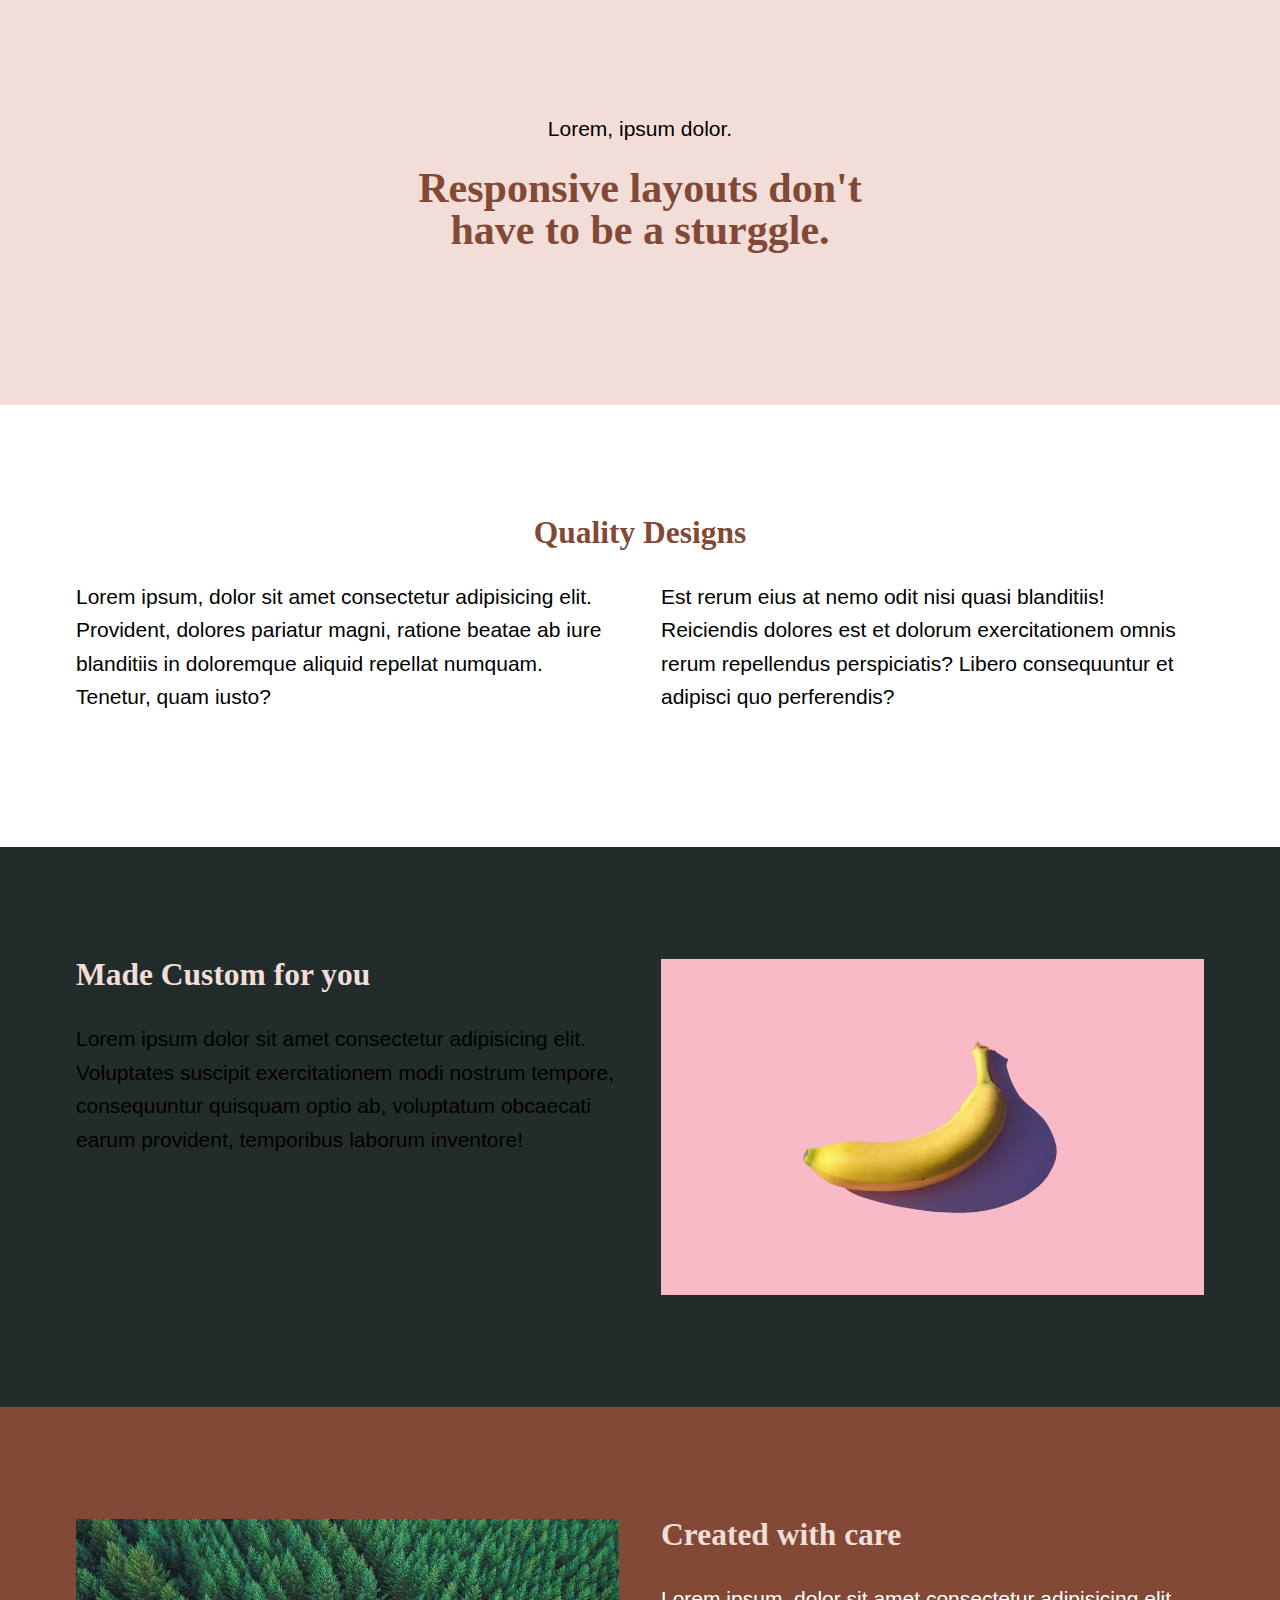
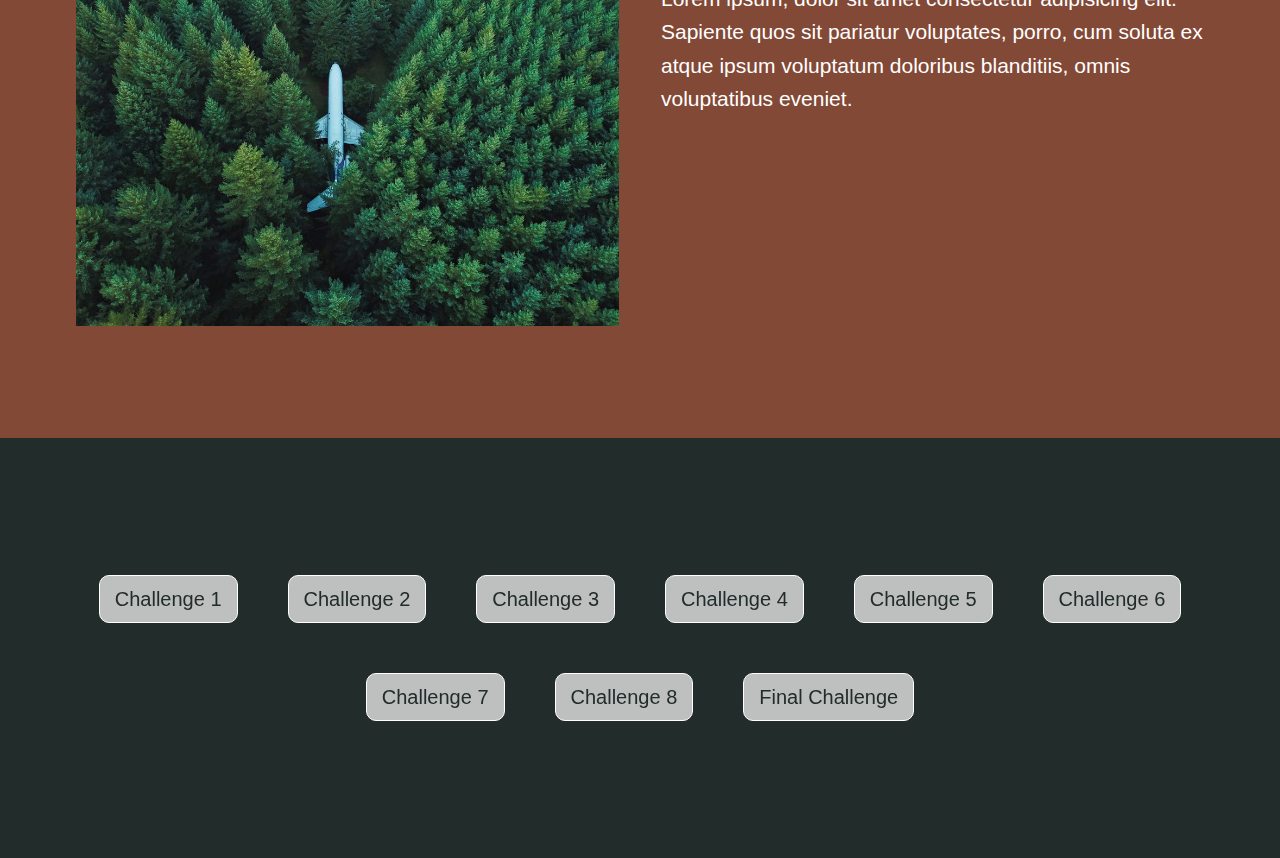
<file: index.html>
<!DOCTYPE html>
<html lang="en">
<head>
    <meta charset="UTF-8">
    <meta http-equiv="X-UA-Compatible" content="IE=edge">
    <meta name="viewport" content="width=device-width, initial-scale=1.0">
    <title>Responsive Design Made Easy</title>
    <link rel="stylesheet" href="style.css">
</head>
<body>
    <header class="bg-light text-center">
        <div class="container container--narrow">
            <p>Lorem, ipsum dolor.</p>
            <h1>Responsive layouts don't have to be a sturggle.</h1>
        </div>
    </header>
    <section>
        <div class="container">
            <h2 class="text-center">Quality Designs</h2>
            <div class="split">
                <div>
                    <p>Lorem ipsum, dolor sit amet consectetur adipisicing elit. Provident, dolores pariatur magni, ratione beatae ab iure blanditiis in doloremque aliquid repellat numquam. Tenetur, quam iusto?</p>
                </div>
                <div>
                    <p>Est rerum eius at nemo odit nisi quasi blanditiis! Reiciendis dolores est et dolorum exercitationem omnis rerum repellendus perspiciatis? Libero consequuntur et adipisci quo perferendis?</p>
                </div>
            </div>
        </div>
    </section>
    <section class="bg-dark">
        <div class="container">
            <div class="split">
                <div>
                    <h2>Made Custom for you</h2>
                    <p>Lorem ipsum dolor sit amet consectetur adipisicing elit. Voluptates suscipit exercitationem modi nostrum tempore, consequuntur quisquam optio ab, voluptatum obcaecati earum provident, temporibus laborum inventore!</p>
                </div>
                <div>
                    <img src="img/img1.jpeg" alt="just banana">
                </div>
            </div>
        </div>
    </section>
    <section class="bg-primary">
        <div class="container"> 
            <div class="split">
                <div>
                    <img src="img/img2.jpeg" alt="plane in forest">
                </div>
                <div>
                    <h2>Created with care</h2>
                    <p>Lorem ipsum, dolor sit amet consectetur adipisicing elit. Sapiente quos sit pariatur voluptates, porro, cum soluta ex atque ipsum voluptatum doloribus blanditiis, omnis voluptatibus eveniet.</p>
                </div>
            </div>
        </div>
    </section>
    <section class="bg-dark">
        <ul class="list">
            <li class="list__item"><a href="./CRD-challenges/Challenge_1/index.html" target="_blank" class="list__link">Challenge 1</a></li>
            <li class="list__item"><a href="./CRD-challenges/Challenge_2/index.html" target="_blank" class="list__link">Challenge 2</a></li>
            <li class="list__item"><a href="./CRD-challenges/Challenge_3/index.html" target="_blank" class="list__link">Challenge 3</a></li>
            <li class="list__item"><a href="./CRD-challenges/Challenge_4/index.html" target="_blank" class="list__link">Challenge 4</a></li>
            <li class="list__item"><a href="./CRD-challenges/Challenge_5/index.html" target="_blank" class="list__link">Challenge 5</a></li>
            <li class="list__item"><a href="./CRD-challenges/Challenge_6/index.html" target="_blank" class="list__link">Challenge 6</a></li>
            <li class="list__item"><a href="./CRD-challenges/Challenge_7/index.html" target="_blank" class="list__link">Challenge 7</a></li>
            <li class="list__item"><a href="./CRD-challenges/Challenge_8/index.html" target="_blank" class="list__link">Challenge 8</a></li>
            <li class="list__item"><a href="./CRD-challenges/Final_Challenge/index.html" target="_blank" class="list__link">Final Challenge</a></li>
        </ul>
    </section>
</body>
</html>
</file>
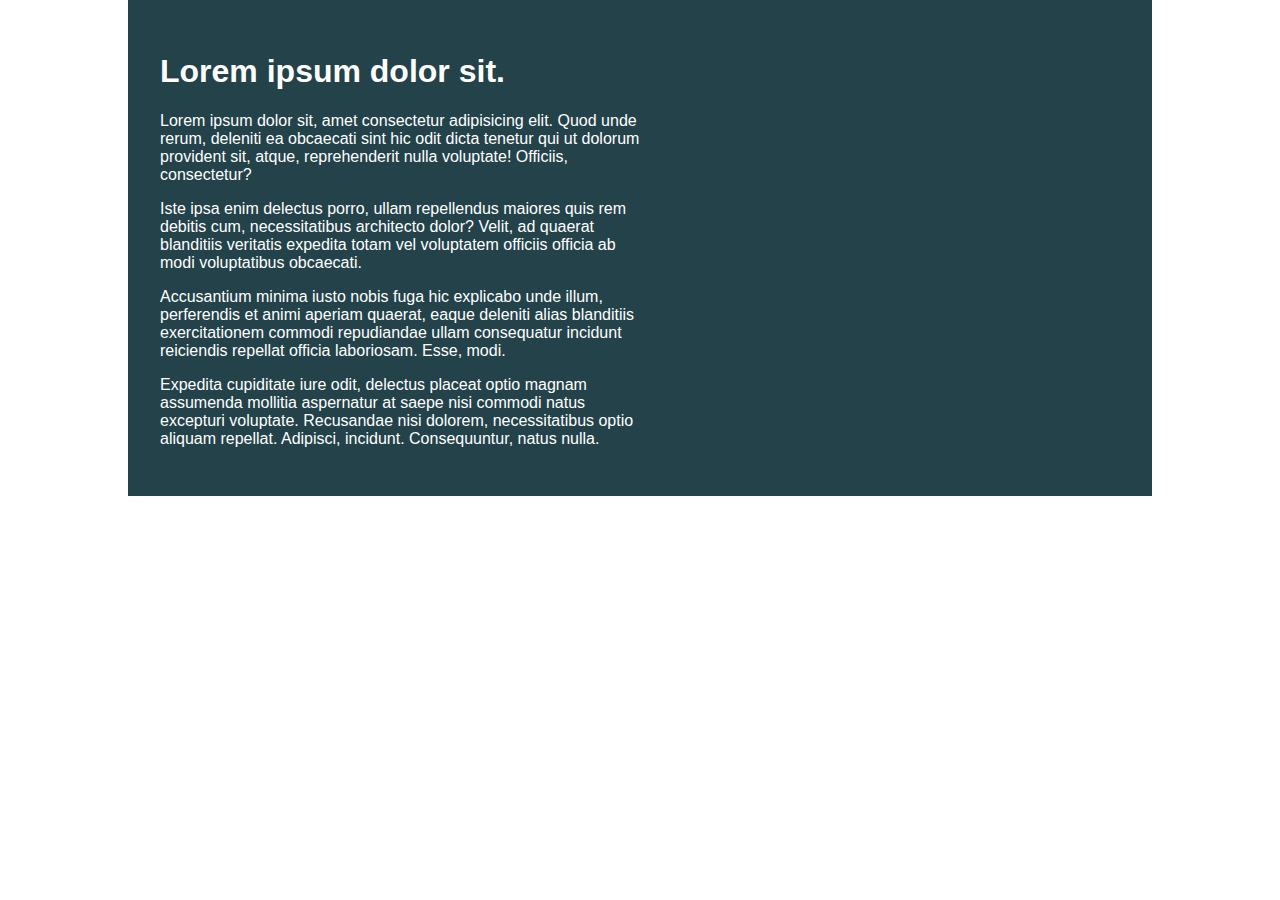
<file: CRD-challenges/Challenge_1/index.html>
<!DOCTYPE html>
<html lang="en">

<head>
    <meta charset="UTF-8">
    <meta name="viewport" content="width=device-width, initial-scale=1.0">
    <title>Day 01</title>

    <link rel="stylesheet" href="style.css">
</head>

<body>
    <div class="container">
        <div class="intro-content">
            <h1>Lorem ipsum dolor sit.</h1>
            <p>Lorem ipsum dolor sit, amet consectetur adipisicing elit. Quod unde rerum, deleniti ea obcaecati sint hic
                odit dicta tenetur qui ut dolorum provident sit, atque, reprehenderit nulla voluptate! Officiis,
                consectetur?</p>
            <p>Iste ipsa enim delectus porro, ullam repellendus maiores quis rem debitis cum, necessitatibus architecto
                dolor? Velit, ad quaerat blanditiis veritatis expedita totam vel voluptatem officiis officia ab modi
                voluptatibus obcaecati.</p>
            <p>Accusantium minima iusto nobis fuga hic explicabo unde illum, perferendis et animi aperiam quaerat, eaque
                deleniti alias blanditiis exercitationem commodi repudiandae ullam consequatur incidunt reiciendis
                repellat officia laboriosam. Esse, modi.</p>
            <p>Expedita cupiditate iure odit, delectus placeat optio magnam assumenda mollitia aspernatur at saepe nisi
                commodi natus excepturi voluptate. Recusandae nisi dolorem, necessitatibus optio aliquam repellat.
                Adipisci, incidunt. Consequuntur, natus nulla.</p>
        </div>
    </div>
</body>

</html>
</file>
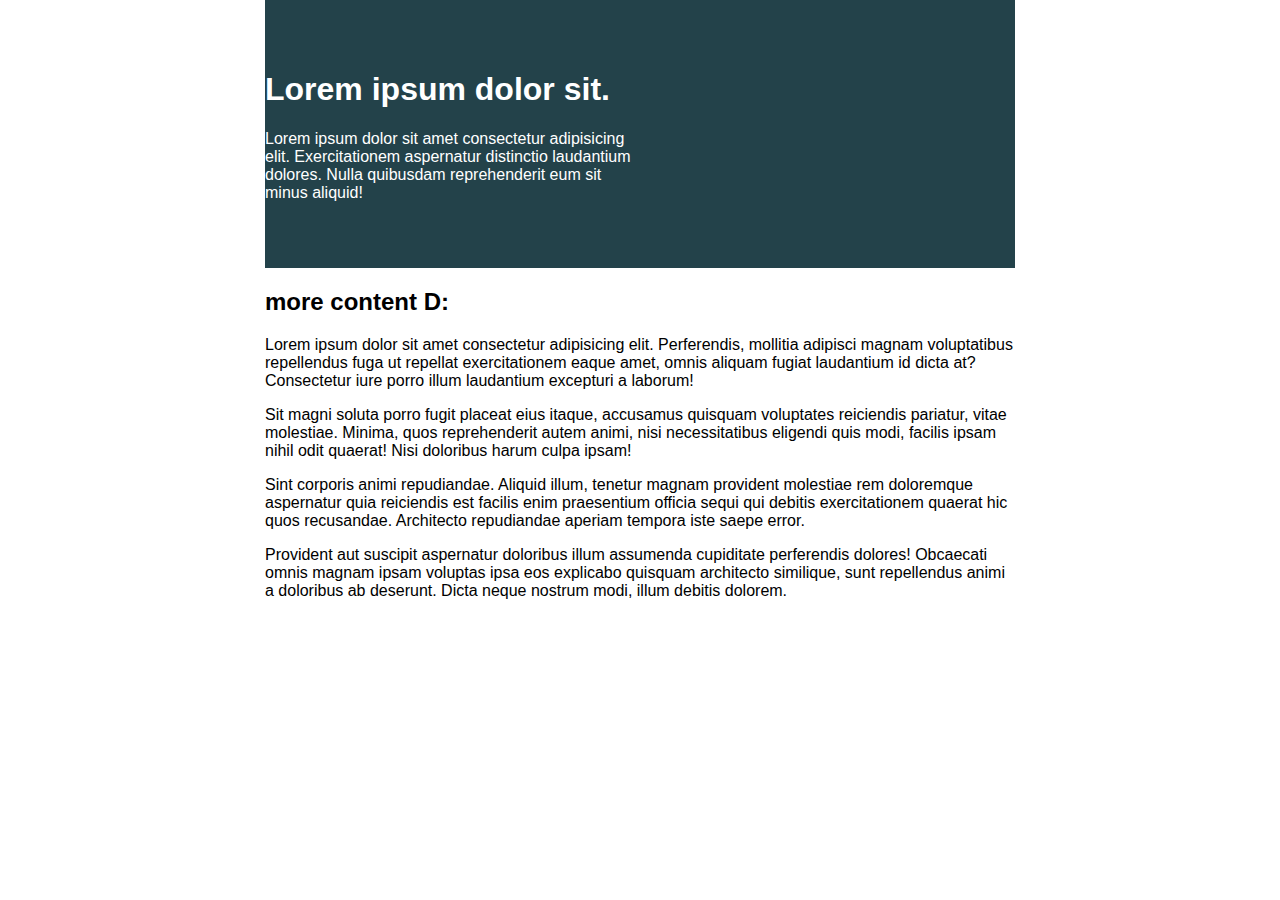
<file: CRD-challenges/Challenge_2/index.html>
<!DOCTYPE html>
<html lang="en">
<head> 
    <meta charset="UTF-8">
    <meta name="viewport" content="width=device-width, initial-scale=1.0">
    <title>Day 02</title>
 
    <link rel="stylesheet" href="style.css">
</head>
<body>

    <div class="container">
        <div class="intro-content">
            <h1>Lorem ipsum dolor sit.</h1>
            <p>Lorem ipsum dolor sit amet consectetur adipisicing elit. Exercitationem aspernatur distinctio laudantium dolores. Nulla quibusdam reprehenderit eum sit minus aliquid!</p>
        </div>
    </div>


    <div class="cont">
        <h2>more content D:</h2>
        <p>Lorem ipsum dolor sit amet consectetur adipisicing elit. Perferendis, mollitia adipisci magnam voluptatibus repellendus fuga ut repellat exercitationem eaque amet, omnis aliquam fugiat laudantium id dicta at? Consectetur iure porro illum laudantium excepturi a laborum!</p>
        <p>Sit magni soluta porro fugit placeat eius itaque, accusamus quisquam voluptates reiciendis pariatur, vitae molestiae. Minima, quos reprehenderit autem animi, nisi necessitatibus eligendi quis modi, facilis ipsam nihil odit quaerat! Nisi doloribus harum culpa ipsam!</p>
        <p>Sint corporis animi repudiandae. Aliquid illum, tenetur magnam provident molestiae rem doloremque aspernatur quia reiciendis est facilis enim praesentium officia sequi qui debitis exercitationem quaerat hic quos recusandae. Architecto repudiandae aperiam tempora iste saepe error.</p>
        <p>Provident aut suscipit aspernatur doloribus illum assumenda cupiditate perferendis dolores! Obcaecati omnis magnam ipsam voluptas ipsa eos explicabo quisquam architecto similique, sunt repellendus animi a doloribus ab deserunt. Dicta neque nostrum modi, illum debitis dolorem.</p>
    </div>


</body>
</html>
</file>
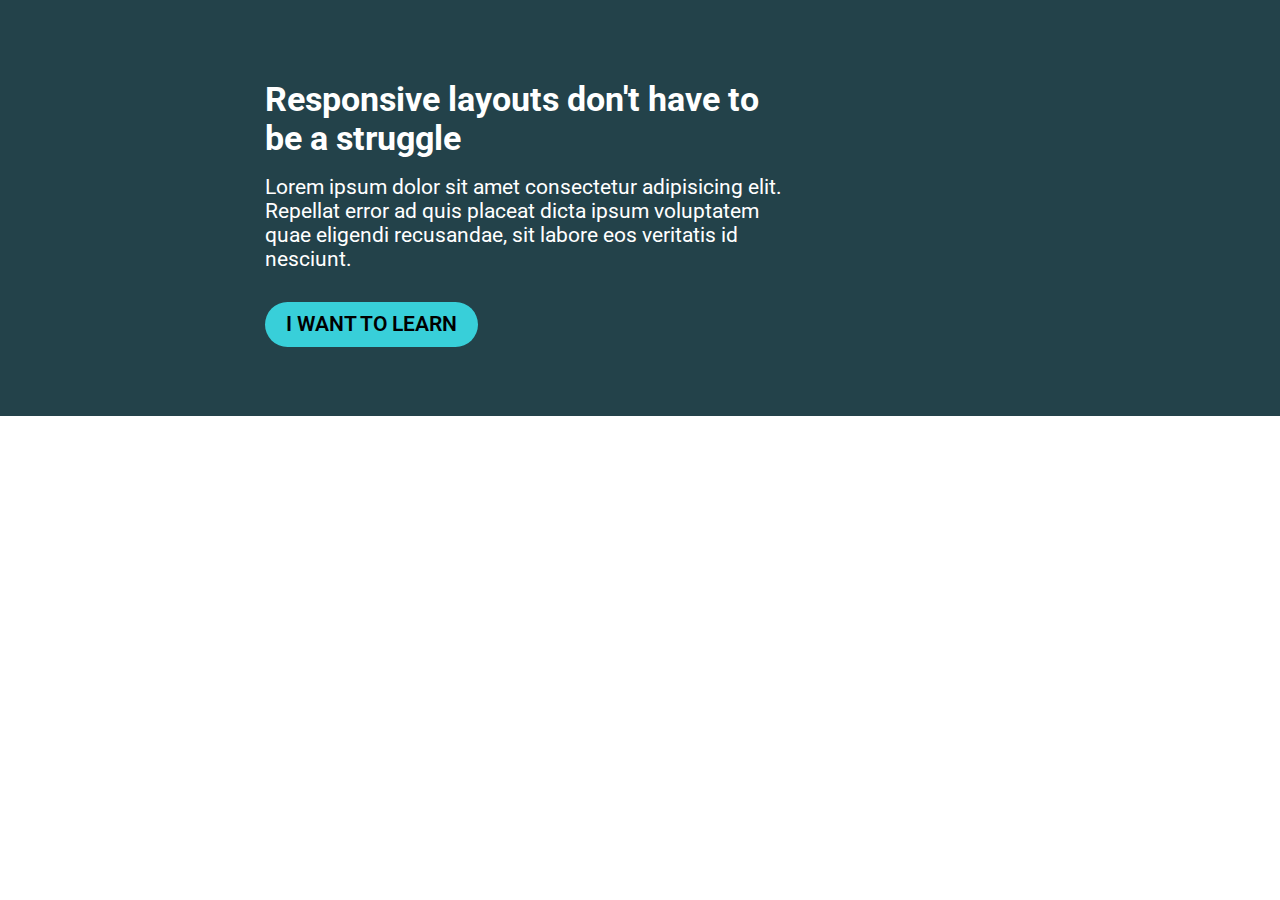
<file: CRD-challenges/Challenge_3/index.html>
<!DOCTYPE html>
<html lang="en">
<head>
    <meta charset="UTF-8">
    <meta http-equiv="X-UA-Compatible" content="IE=edge">
    <meta name="viewport" content="width=device-width, initial-scale=1.0">
    <title>Week 1 Final Challenge</title>
    <link rel="stylesheet" href="style.css">
</head>
<body>
    <div class="container">
        <div class="div__container">
            <div class="container__text">
                <h1 class="container__heading container--white-text">Responsive layouts don't have to be a struggle</h1>
                <p class="container__para container--white-text">Lorem ipsum dolor sit amet consectetur adipisicing elit. Repellat error ad quis placeat dicta ipsum voluptatem quae eligendi recusandae, sit labore eos veritatis id nesciunt.</p>
                <a href="#" class="container__link">I WANT TO LEARN</a>
            </div>
        </div>
    </div>
</body>
</html>
</file>
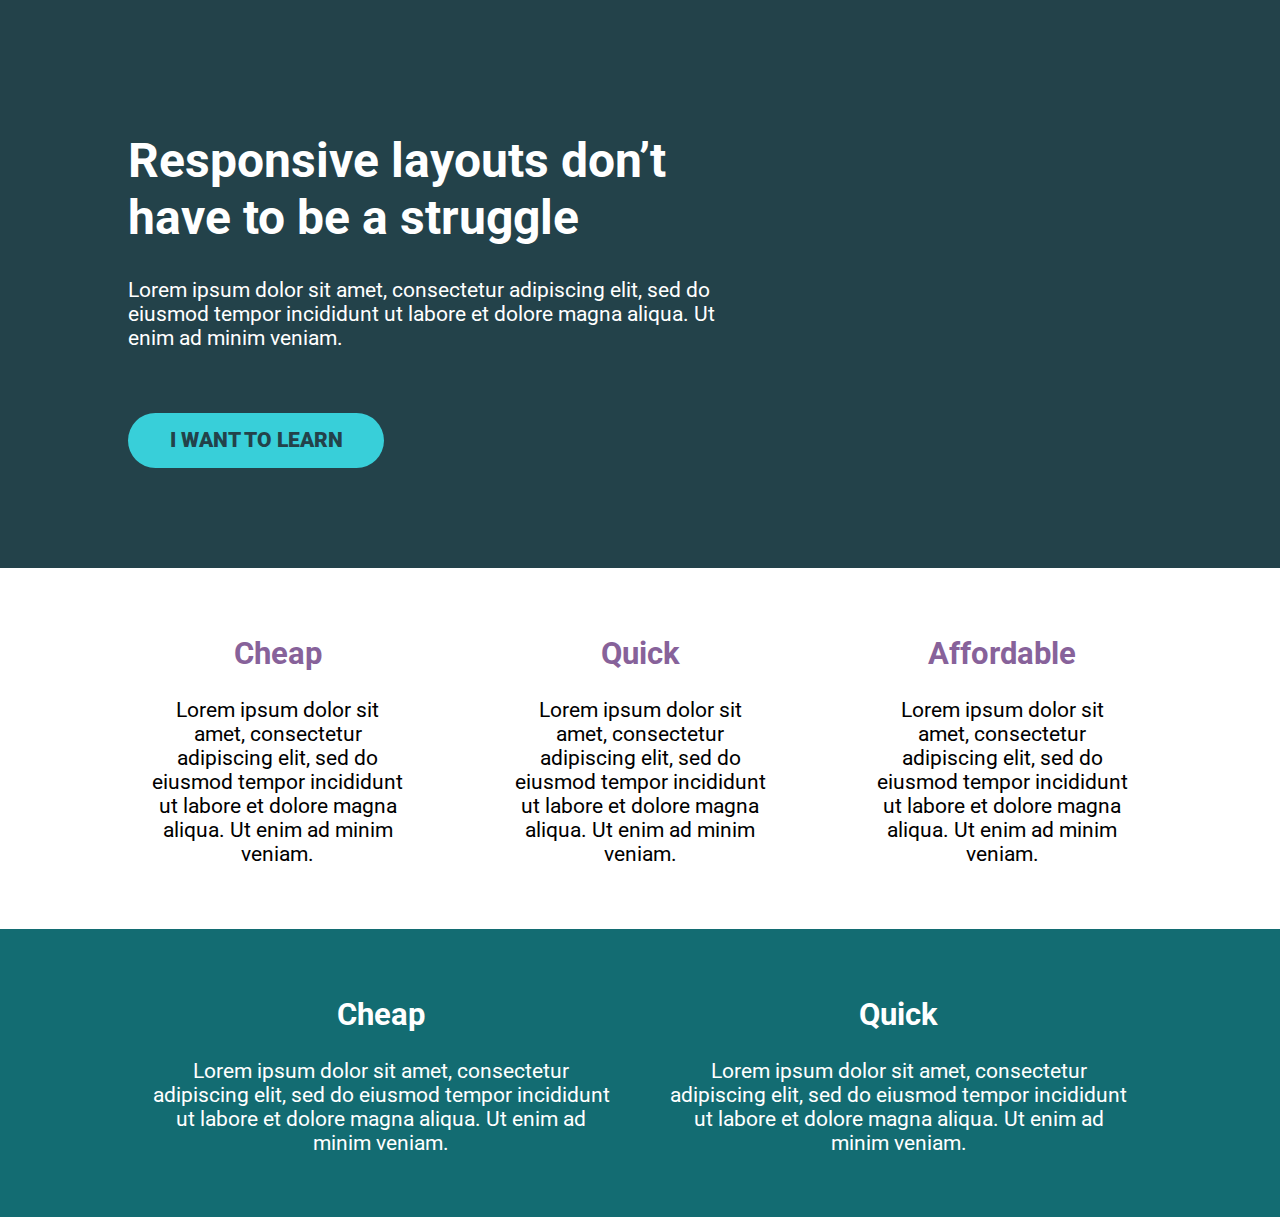
<file: CRD-challenges/Challenge_4/index.html>
<!DOCTYPE html>
<html lang="en">
<head>
    <meta charset="UTF-8">
    <meta name="viewport" content="width=device-width, initial-scale=1.0">
    <title>Challenge time!</title>
    <link href="https://fonts.googleapis.com/css2?family=Roboto:wght@400;900&display=swap" rel="stylesheet"> 
    <link rel="stylesheet" href="style.css">
</head>
<body>
    <div class="hero">
        <div class="container">
            <div class="hero__text">
                <h1>Responsive layouts don’t have to be a struggle</h1>
                <p>Lorem ipsum dolor sit amet, consectetur adipiscing elit, sed do eiusmod tempor incididunt ut labore et dolore magna aliqua. Ut enim ad minim veniam.</p>
                <a href="#" class="btn">I want to learn</a>
            </div>
        </div>
    </div>
    <div class="container">
        <div class="row row--gapMore">
            <div class="col">
                <h2 class="row--purple-text">Cheap</h2>
                <p>Lorem ipsum dolor sit amet, consectetur adipiscing elit, sed do eiusmod tempor incididunt ut labore et dolore magna aliqua. Ut enim ad minim veniam.</p>
            </div>
            <div class="col">
                <h2 class="row--purple-text">Quick</h2>
                <p>Lorem ipsum dolor sit amet, consectetur adipiscing elit, sed do eiusmod tempor incididunt ut labore et dolore magna aliqua. Ut enim ad minim veniam.</p>
            </div>
            <div class="col">
                <h2 class="row--purple-text">Affordable</h2>
                <p>Lorem ipsum dolor sit amet, consectetur adipiscing elit, sed do eiusmod tempor incididunt ut labore et dolore magna aliqua. Ut enim ad minim veniam.</p>
            </div>
        </div>
    </div>
    <div class="container--full-width">
        <div class="container">
            <div class="row row--gapLess row--white-text">
                <div class="col">
                    <h2>Cheap</h2>
                    <p>Lorem ipsum dolor sit amet, consectetur adipiscing elit, sed do eiusmod tempor incididunt ut labore et dolore magna aliqua. Ut enim ad minim veniam.</p>
                </div>
                <div class="col">
                    <h2>Quick</h2>
                    <p>Lorem ipsum dolor sit amet, consectetur adipiscing elit, sed do eiusmod tempor incididunt ut labore et dolore magna aliqua. Ut enim ad minim veniam.</p>
                </div>
            </div>
        </div>
    </div>


</body>
</html>
</file>
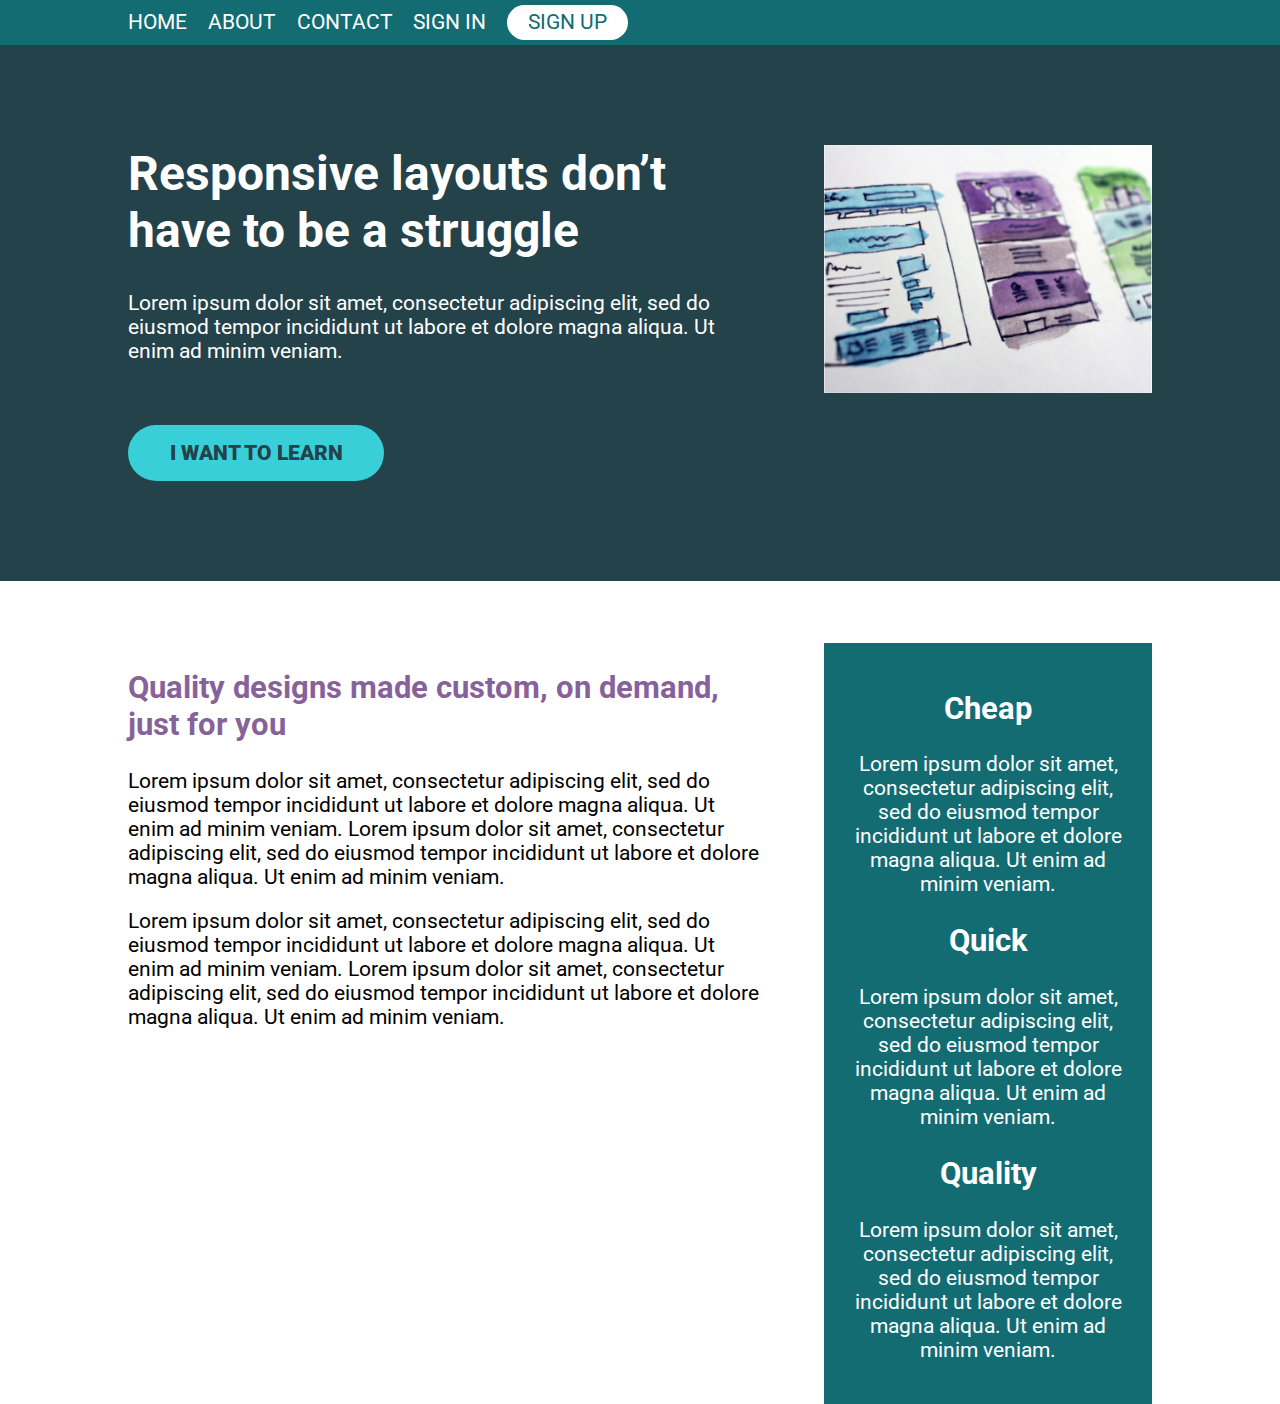
<file: CRD-challenges/Challenge_6/index.html>
<!DOCTYPE html>
<html lang="en">
<head>
    <meta charset="UTF-8">
    <meta name="viewport" content="width=device-width, initial-scale=1.0">
    <title>Conquering Responsive Layouts</title>
    <link href="https://fonts.googleapis.com/css2?family=Roboto:wght@400;900&display=swap" rel="stylesheet"> 
    <link rel="stylesheet" href="style.css">
</head>
<body>
    <header>
        <div class="container">
            <nav class="nav">
                <ul class="nav__list">
                    <li class="nav__item"><a href="#" class="nav__link">Home</a></li>
                    <li class="nav__item"><a href="#" class="nav__link">About</a></li>
                    <li class="nav__item"><a href="#" class="nav__link">Contact</a></li>
                    <li class="nav__item"><a href="#" class="nav__link">Sign In</a></li>
                    <li class="nav__item"><a href="#" class="nav__link nav__link--button">Sign up</a></li>
                </ul>
            </nav>
        </div>
    </header>

    <section class="hero">
        <div class="container row">
            <div class="hero__text">
                <h1>Responsive layouts don’t have to be a struggle</h1>
                <p>Lorem ipsum dolor sit amet, consectetur adipiscing elit, sed do eiusmod tempor incididunt ut labore et dolore magna aliqua. Ut enim ad minim veniam.</p>
                <a href="#" class="btn">I want to learn</a>
            </div>
            <img src="img/hero-img.jpg" alt="UX design sketches" class="hero__img">
        </div>
    </section> 

    <main class="main container row">
            <section class="primary-content">
                <h2 class="section-title">Quality designs made custom, on demand, just for you</h2>
                <p>Lorem ipsum dolor sit amet, consectetur adipiscing elit, sed do eiusmod tempor incididunt ut labore et dolore magna aliqua. Ut enim ad minim veniam. Lorem ipsum dolor sit amet, consectetur adipiscing elit, sed do eiusmod tempor incididunt ut labore et dolore magna aliqua. Ut enim ad minim veniam.</p>
                <p>Lorem ipsum dolor sit amet, consectetur adipiscing elit, sed do eiusmod tempor incididunt ut labore et dolore magna aliqua. Ut enim ad minim veniam. Lorem ipsum dolor sit amet, consectetur adipiscing elit, sed do eiusmod tempor incididunt ut labore et dolore magna aliqua. Ut enim ad minim veniam.</p>
            </section>
            <aside class="sidebar">
                <h2 class="sidebar-title">Cheap</h2>
                <p>Lorem ipsum dolor sit amet, consectetur adipiscing elit, sed do eiusmod tempor incididunt ut labore et dolore magna aliqua. Ut enim ad minim veniam.</p>

                <h2 class="sidebar-title">Quick</h2>
                <p>Lorem ipsum dolor sit amet, consectetur adipiscing elit, sed do eiusmod tempor incididunt ut labore et dolore magna aliqua. Ut enim ad minim veniam.</p>

                <h2 class="sidebar-title">Quality</h2>
                <p>Lorem ipsum dolor sit amet, consectetur adipiscing elit, sed do eiusmod tempor incididunt ut labore et dolore magna aliqua. Ut enim ad minim veniam.</p>
            </aside>
    </main>

    

</body>
</html>
</file>
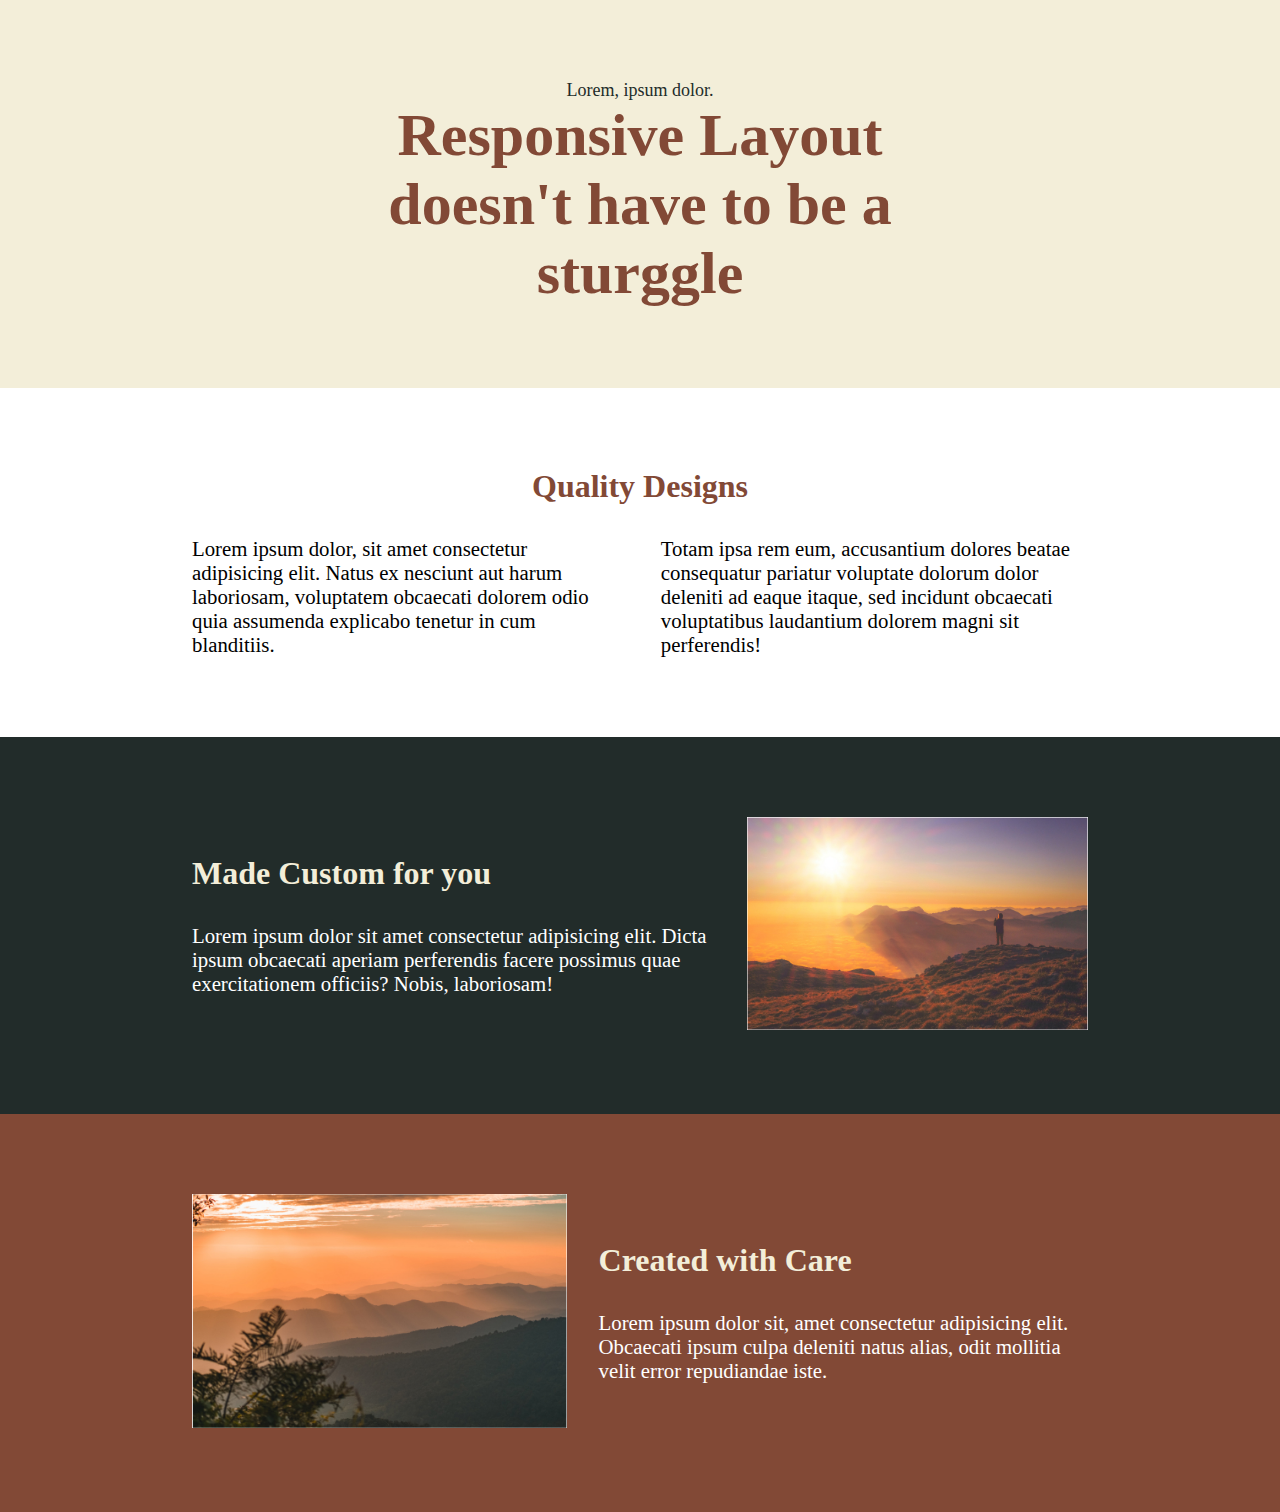
<file: CRD-challenges/Challenge_7/index.html>
<!DOCTYPE html>
<html lang="en">
<head>
    <meta charset="UTF-8">
    <meta http-equiv="X-UA-Compatible" content="IE=edge">
    <meta name="viewport" content="width=device-width, initial-scale=1.0">
    <title>CRL | Challenge_7</title>
    <link rel="stylesheet" href="style.css">
</head>
<body>
    <header class="header">
        <div class="container text-center">
            <p class="header__subtitle">Lorem, ipsum dolor.</p>
            <h1 class="header__title">Responsive Layout doesn't have to be a sturggle</h1>
        </div>
    </header>
    <section class="text">
        <div class="container">
            <h2 class="section__title section--font-color-accent text-center">Quality Designs</h2>
            <div class="section__information container--flex">
                <p class="section__subtitle">Lorem ipsum dolor, sit amet consectetur adipisicing elit. Natus ex nesciunt aut harum laboriosam, voluptatem obcaecati dolorem odio quia assumenda explicabo tenetur in cum blanditiis.</p>
                <p class="section__subtitle">Totam ipsa rem eum, accusantium dolores beatae consequatur pariatur voluptate dolorum dolor deleniti ad eaque itaque, sed incidunt obcaecati voluptatibus laudantium dolorem magni sit perferendis!</p>
            </div>
        </div>
    </section>
    <section class="template template--background-dark">
        <div class="container container--flex font-default">
            <div class="col">
                <h2 class="section__title section--font-color-accent-light">Made Custom for you</h2>
                <p class="section__subtitle">Lorem ipsum dolor sit amet consectetur adipisicing elit. Dicta ipsum obcaecati aperiam perferendis facere possimus quae exercitationem officiis? Nobis, laboriosam!</p>
            </div>
            <div class="col template__image">
                <img src="image-01.jpg" alt="man looking at sunset" />
            </div>
        </div>
    </section>
    <section class="template template--background-accent">
        <div class="container container--flex font-default container-flex-direction">
            <div class="col template__image">
                <img src="image-02.jpg" alt="sunset over beautiful territory" />
            </div>
            <div class="col">
                <h2 class="section__title section--font-color-accent-light">Created with Care</h2>
                <p class="section__subtitle">Lorem ipsum dolor sit, amet consectetur adipisicing elit. Obcaecati ipsum culpa deleniti natus alias, odit mollitia velit error repudiandae iste.</p>
            </div>
        </div>
    </section>
</body>
</html>
</file>
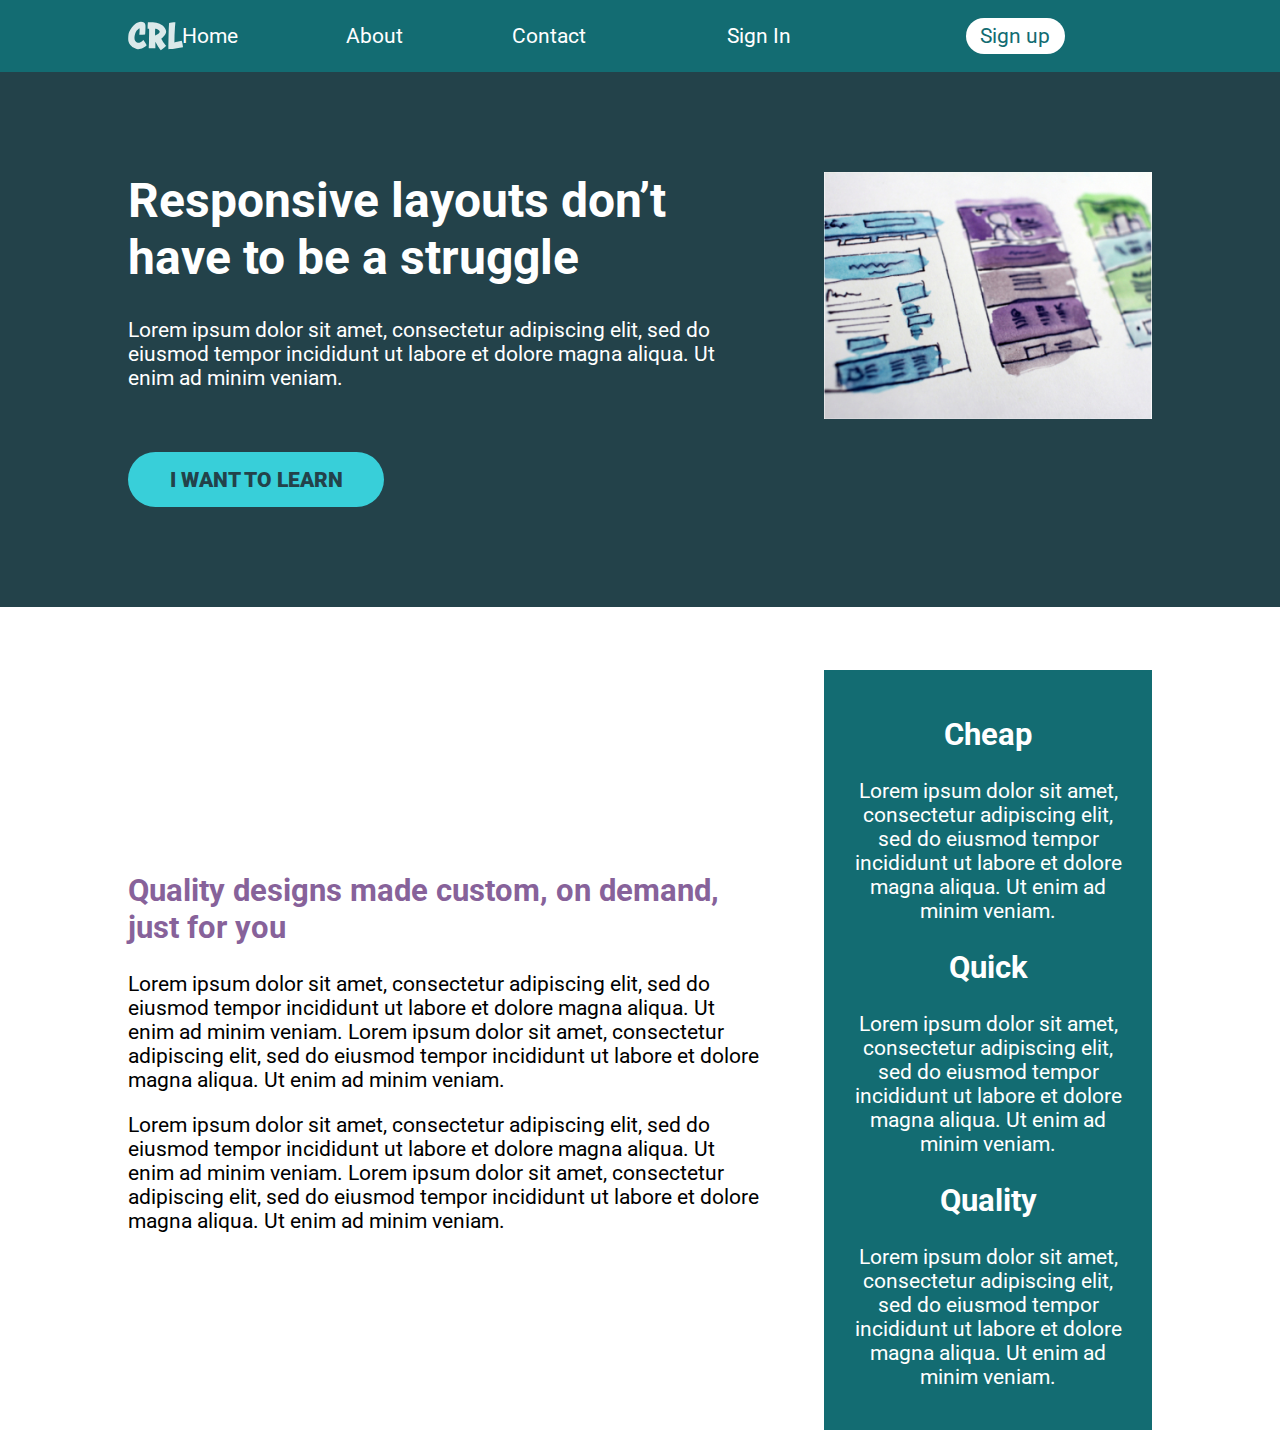
<file: CRD-challenges/Challenge_8/index.html>
<!DOCTYPE html>
<html lang="en">
<head>
    <meta charset="UTF-8">
    <meta name="viewport" content="width=device-width, initial-scale=1.0">
    <title>Conquering Responsive Layouts</title>
    <link href="https://fonts.googleapis.com/css2?family=Roboto:wght@400;900&display=swap" rel="stylesheet"> 
    <link rel="stylesheet" href="style.css">
</head>
<body>
    <header> 
        <div class="container row">
            <button class="nav-toggle" aria-label="open navigation">
                <span class="hamburger"></span>
            </button>
            <a class="logo" href="#">
                <img src="img/logo.svg" alt="conquering responsive layouts">
            </a>
            <nav class="nav">
                <ul class="nav__list nav__list--primary">
                    <li class="nav__item"><a href="#" class="nav__link">Home</a></li>
                    <li class="nav__item"><a href="#" class="nav__link">About</a></li>
                    <li class="nav__item"><a href="#" class="nav__link">Contact</a></li>
                </ul>
                <ul class="nav__list nav__list--secondary">
                    <li class="nav__item"><a href="#" class="nav__link">Sign In</a></li>
                    <li class="nav__item"><a href="#" class="nav__link nav__link--button">Sign up</a></li>
                </ul>
            </nav>
        </div>
    </header>
    
    <section class="hero">
        <div class="container row">
            <div class="hero__text">
                <h1>Responsive layouts don’t have to be a struggle</h1>
                <p>Lorem ipsum dolor sit amet, consectetur adipiscing elit, sed do eiusmod tempor incididunt ut labore et dolore magna aliqua. Ut enim ad minim veniam.</p>
                <a href="#" class="btn">I want to learn</a>
            </div>
            <img src="img/hero-img.jpg" alt="UX design sketches" class="hero__img">
        </div>
    </section> 

    <main class="main container row">
            <section class="primary-content">
                <h2 class="section-title">Quality designs made custom, on demand, just for you</h2>
                <p>Lorem ipsum dolor sit amet, consectetur adipiscing elit, sed do eiusmod tempor incididunt ut labore et dolore magna aliqua. Ut enim ad minim veniam. Lorem ipsum dolor sit amet, consectetur adipiscing elit, sed do eiusmod tempor incididunt ut labore et dolore magna aliqua. Ut enim ad minim veniam.</p>
                <p>Lorem ipsum dolor sit amet, consectetur adipiscing elit, sed do eiusmod tempor incididunt ut labore et dolore magna aliqua. Ut enim ad minim veniam. Lorem ipsum dolor sit amet, consectetur adipiscing elit, sed do eiusmod tempor incididunt ut labore et dolore magna aliqua. Ut enim ad minim veniam.</p>
            </section>
            <aside class="sidebar">
                <h2 class="sidebar-title">Cheap</h2>
                <p>Lorem ipsum dolor sit amet, consectetur adipiscing elit, sed do eiusmod tempor incididunt ut labore et dolore magna aliqua. Ut enim ad minim veniam.</p>

                <h2 class="sidebar-title">Quick</h2>
                <p>Lorem ipsum dolor sit amet, consectetur adipiscing elit, sed do eiusmod tempor incididunt ut labore et dolore magna aliqua. Ut enim ad minim veniam.</p>

                <h2 class="sidebar-title">Quality</h2>
                <p>Lorem ipsum dolor sit amet, consectetur adipiscing elit, sed do eiusmod tempor incididunt ut labore et dolore magna aliqua. Ut enim ad minim veniam.</p>
            </aside>
    </main>

    <script src="main.js"></script>

</body>
</html>
</file>
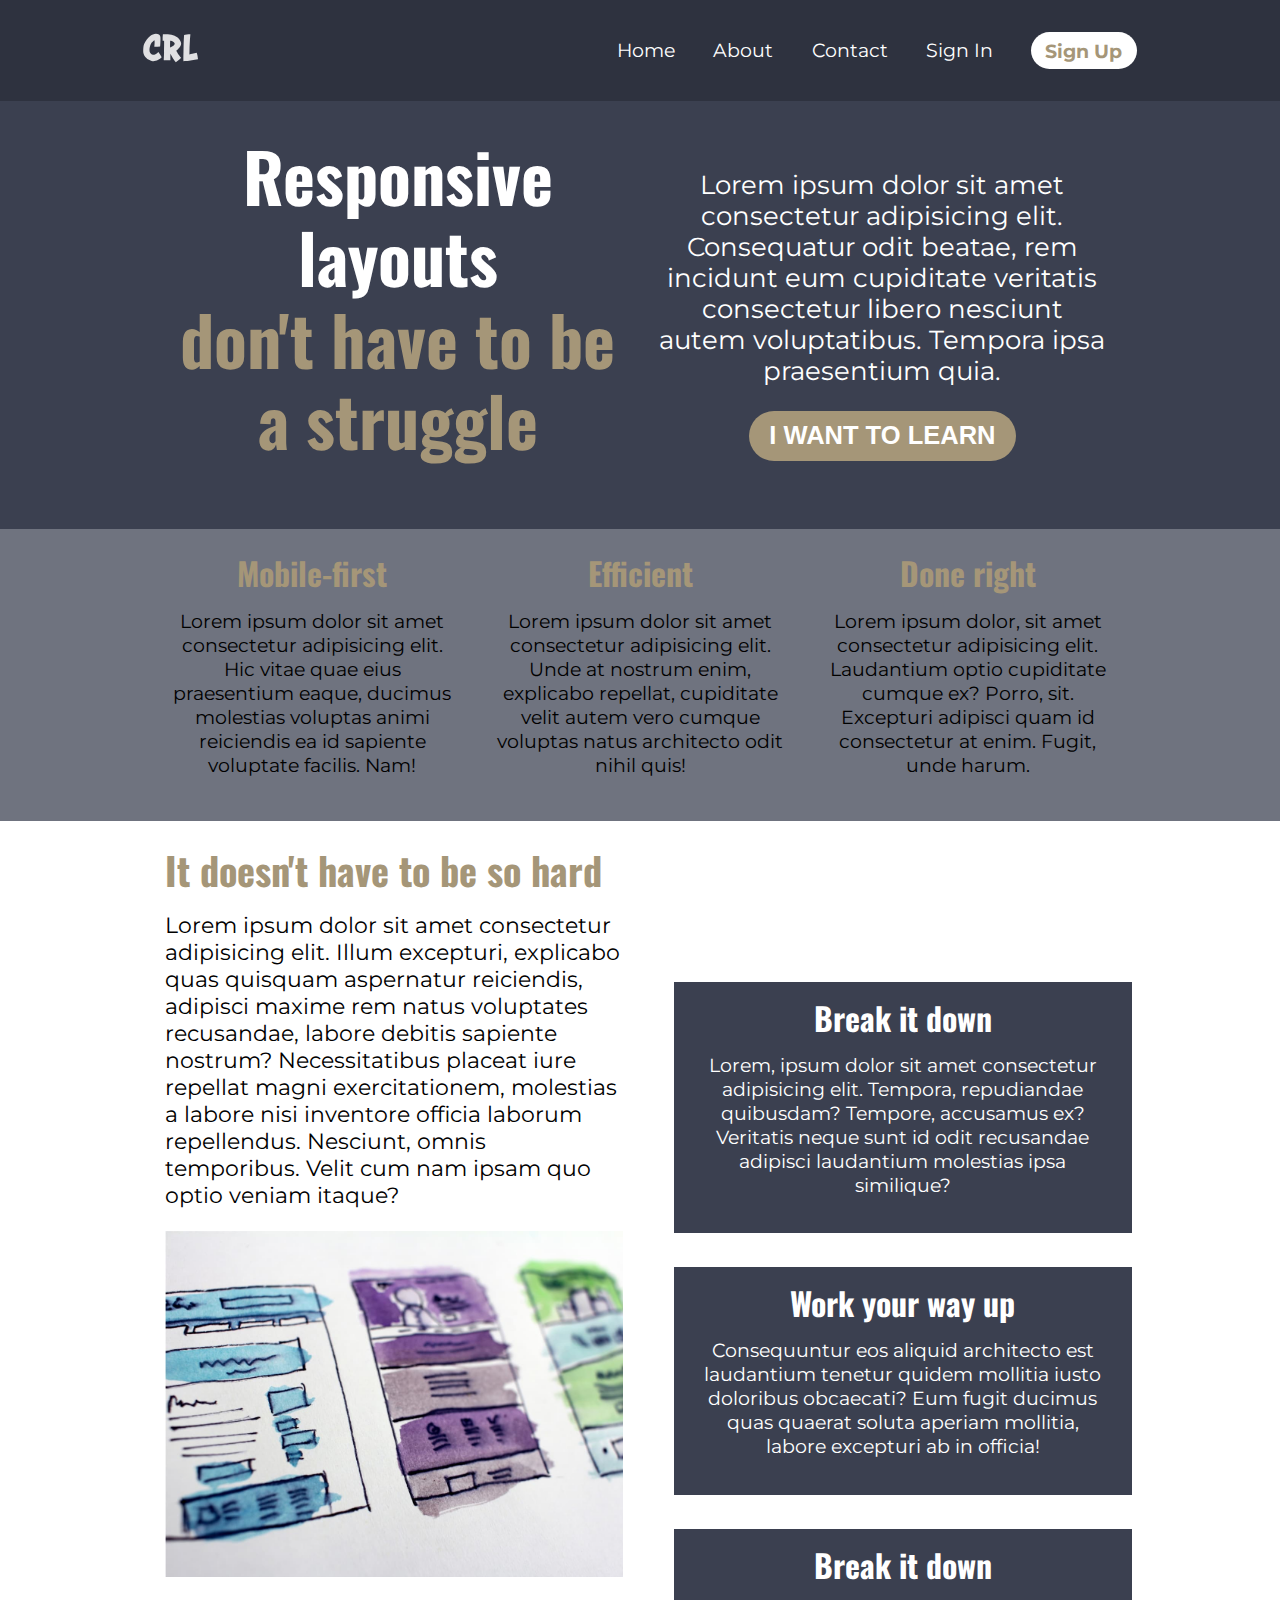
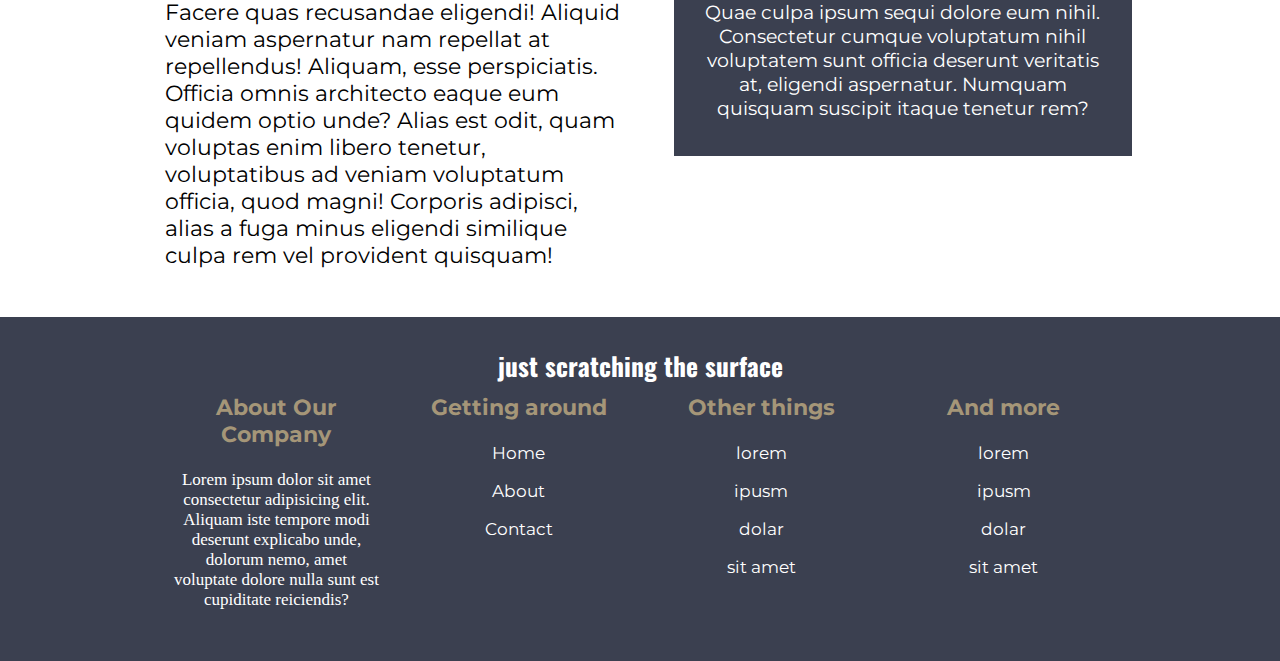
<file: CRD-challenges/Final_Challenge/index.html>
<!DOCTYPE html>
<html lang="en">
<head>
    <meta charset="UTF-8">
    <meta http-equiv="X-UA-Compatible" content="IE=edge">
    <meta name="viewport" content="width=device-width, initial-scale=1.0">
    <title>Responsive Website</title>
    <link rel="stylesheet" href="src/style.css">
    <script src="src/script.js"></script>
    <link href="https://fonts.googleapis.com/icon?family=Material+Icons" rel="stylesheet">
</head>
<body>

    <!-- Nav Bar -->

    <nav class="nav">
        <div class="container nav__flex">
            <div class="nav__top">
                <button class="nav__toggle"><i class="material-icons">menu</i></button>
                <div class="nav__logo">
                    <img src="src/logo.svg" alt="logo" class="nav__img">
                </div>
            </div>
            <ul class="nav__list">
                <li class="nav__item"><a href="#" class="nav__link">Home</a></li>
                <li class="nav__item"><a href="#" class="nav__link">About</a></li>
                <li class="nav__item"><a href="#" class="nav__link">Contact</a></li>
                <li class="nav__item"><a href="#" class="nav__link">Sign In</a></li>
                <li class="nav__item"><a href="#" class="nav__link nav__link--button">Sign Up</a></li>
            </ul>
        </div>
    </nav>

    <!-- Header Section -->

    <header class="header">
        <div class="container row--all-center">
            <div class="col">
                <h1 class="header__title font--light">Responsive layouts</h1>
                <h1 class="header__title font--dark">don't have to be a struggle</h1>
            </div>
            <div class="col">
                <p class="header__subtitle font--light">Lorem ipsum dolor sit amet consectetur adipisicing elit. Consequatur odit beatae, rem incidunt eum cupiditate veritatis consectetur libero nesciunt autem voluptatibus. Tempora ipsa praesentium quia.</p>
                <button class="header__button font--light">I want to learn</button>
            </div>
        </div>
    </header>

    <!-- Main Section -->

    <main class="main">
    

        <!-- Main - information section -->

        <section class="main__information">
            <div class="container row">
                <div class="col">
                    <h2 class="section__title font--dark">Mobile-first</h2>
                    <p class="section__subtitle">Lorem ipsum dolor sit amet consectetur adipisicing elit. Hic vitae quae eius praesentium eaque, ducimus molestias voluptas animi reiciendis ea id sapiente voluptate facilis. Nam!</p>
                </div>
                <div class="col">
                    <h2 class="section__title font--dark">Efficient</h2>
                    <p class="section__subtitle">Lorem ipsum dolor sit amet consectetur adipisicing elit. Unde at nostrum enim, explicabo repellat, cupiditate velit autem vero cumque voluptas natus architecto odit nihil quis!</p>
                </div>
                <div class="col">
                    <h2 class="section__title font--dark">Done right</h2>
                    <p class="section__subtitle">Lorem ipsum dolor, sit amet consectetur adipisicing elit. Laudantium optio cupiditate cumque ex? Porro, sit. Excepturi adipisci quam id consectetur at enim. Fugit, unde harum.</p>
                </div>
            </div>
        </section>

        <!-- Main - content section -->

        <section class="main__content">
            <div class="container row--all-center">

                <article class="col">
                    <h2 class="section__title font--dark">It doesn't have to be so hard</h2>
                    <p class="section__subtitle">Lorem ipsum dolor sit amet consectetur adipisicing elit. Illum excepturi, explicabo quas quisquam aspernatur reiciendis, adipisci maxime rem natus voluptates recusandae, labore debitis sapiente nostrum? Necessitatibus placeat iure repellat magni exercitationem, molestias a labore nisi inventore officia laborum repellendus. Nesciunt, omnis temporibus. Velit cum nam ipsam quo optio veniam itaque?</p>
                    <div class="section__image">
                        <img src="src/the-image.jpg" alt="resonsive website rough layout" />
                    </div>
                    <p class="section__subtitle">Facere quas recusandae eligendi! Aliquid veniam aspernatur nam repellat at repellendus! Aliquam, esse perspiciatis. Officia omnis architecto eaque eum quidem optio unde? Alias est odit, quam voluptas enim libero tenetur, voluptatibus ad veniam voluptatum officia, quod magni! Corporis adipisci, alias a fuga minus eligendi similique culpa rem vel provident quisquam!</p>
                </article>

                <aside class="col font--light row row--direction-column">
                    <div class="section__card">
                        <h2 class="section__title">Break it down</h2>
                        <p class="section__subtitle">Lorem, ipsum dolor sit amet consectetur adipisicing elit. Tempora, repudiandae quibusdam? Tempore, accusamus ex? Veritatis neque sunt id odit recusandae adipisci laudantium molestias ipsa similique?</p>
                    </div>
                    <div class="section__card">
                        <h2 class="section__title">Work your way up</h2>
                        <p class="section__subtitle">Consequuntur eos aliquid architecto est laudantium tenetur quidem mollitia iusto doloribus obcaecati? Eum fugit ducimus quas quaerat soluta aperiam mollitia, labore excepturi ab in officia!</p>
                    </div>
                    <div class="section__card">
                        <h2 class="section__title">Break it down</h2>
                        <p class="section__subtitle">Quae culpa ipsum sequi dolore eum nihil. Consectetur cumque voluptatum nihil voluptatem sunt officia deserunt veritatis at, eligendi aspernatur. Numquam quisquam suscipit itaque tenetur rem?</p>
                    </div>
                </aside>
            </div>
        </section>
    </main>

    <!-- Footer Section -->

    <footer class="footer">
        <div class="container">
            <h1 class="section__title font--light">just scratching the surface</h1>
            <div class="footer__information row">
                <div class="col">
                    <h2 class="section__subtitle font--dark">About Our Company</h2>
                    <p class="footer__item font--light">Lorem ipsum dolor sit amet consectetur adipisicing elit. Aliquam iste tempore modi deserunt explicabo unde, dolorum nemo, amet voluptate dolore nulla sunt est cupiditate reiciendis?</p>
                </div>
                <div class="col">
                    <h2 class="section__subtitle font--dark">Getting around</h2>
                    <ul class="footer__list font--light">
                        <li class="footer__item"><a href="#" class="footer__link">Home</a></li>
                        <li class="footer__item"><a href="#" class="footer__link">About</a></li>
                        <li class="footer__item"><a href="#" class="footer__link">Contact</a></li>
                    </ul>
                </div>
                <div class="col">
                    <h2 class="section__subtitle font--dark">Other things</h2>
                    <ul class="footer__list font--light">
                        <li class="footer__item"><a href="#" class="footer__link">lorem</a></li>
                        <li class="footer__item"><a href="#" class="footer__link">ipusm</a></li>
                        <li class="footer__item"><a href="#" class="footer__link">dolar</a></li>
                        <li class="footer__item"><a href="#" class="footer__link">sit amet</a></li>
                    </ul>
                </div>
                <div class="col">
                    <h2 class="section__subtitle font--dark">And more</h2>
                    <ul class="footer__list font--light">
                        <li class="footer__item"><a href="#" class="footer__link">lorem</a></li>
                        <li class="footer__item"><a href="#" class="footer__link">ipusm</a></li>
                        <li class="footer__item"><a href="#" class="footer__link">dolar</a></li>
                        <li class="footer__item"><a href="#" class="footer__link">sit amet</a></li>
                    </ul>
                </div>
            </div>
        </div>
    </footer>
</body>
</html>
</file>
<file: style.css>
* {
  margin: 0;
  padding: 0;
  box-sizing: border-box;
}
:root {
  --clr-primary-300: #f3ddd9;
  --clr-primary-400: #824936;

  --clr-neutral-100: #fff;
  --clr-neutral-900: #222c2a;

  --ff-primary: "Roboto", sans-serif;
  --ff-accent: "Playfair Display", serif;
}

body {
  font-family: var(--ff-primary);
  font-weight: 400;
  font-size: 1.3125rem;
  line-height: 1.6;
}

.text-center {
  text-align: center;
}

section,
header {
  padding: 3rem 0;
}

a {
  text-decoration: none;
}

@media (min-width: 40em) {
  section,
  header {
    padding: 7rem 0;
  }
}

.container {
  margin-inline: auto;
  width: min(90%, 70.5rem);
}

.split {
  display: flex;
  flex-direction: column;
}
@media (min-width: 40em) {
  .split {
    flex-direction: row;
  }
  .split > * {
    flex-basis: 100%;
  }
  .split > * + * {
    margin-left: 2em;
  }
}

.container--narrow {
  max-width: 30rem;
}

h1,
h2,
h3 {
  line-height: 1;
  font-family: var(--ff-accent);
  font-weight: 900;
  margin-bottom: 1em;
  color: var(--clr-primary-400);
}

h2,
h3,
p {
  margin-bottom: 1em;
}

img {
  max-width: 100%;
  display: block;
}

.bg-light {
  background-color: var(--clr-primary-300);
}
.bg-primary {
  background-color: var(--clr-primary-400);
  color: var(--clr-neutral-100);
}
.bg-dark {
  background-color: var(--clr-neutral-900);
}
.bg-primary h2,
.bg-dark h2 {
  color: var(--clr-primary-300);
}

.list {
  display: flex;
  list-style: none;
  justify-content: center;
  flex-wrap: wrap;
  font-size: 1.25rem;
}

.list__item{
    margin: 1.25em;
    padding: .35em .75em;
    background-color: rgba(255, 255, 255, 0.7);
    border-radius: 10px;
    border: solid 1px #fff;
    backdrop-filter: blur(17px);
    transition: all 500ms;
    cursor: pointer;
}

.list__item:hover{
    transform: scale(1.05);
    background-color: rgba(255, 255, 255, 0.9);
}

.list__link {
  color: var(--clr-neutral-900);
  transition: all 500ms;
}
</file>
<file: CRD-challenges/Challenge_1/style.css>
/* INSTRUCTIONS
 *
 * 1) Limit the total width of
 *    the .intro-conent to about half
 *    of it's parent
 *
 * 2) Stop the text from overflowing
 *    out the bottom at small screen
 *    widths
 *
 * You may modify the HTML if needed
 *
 */

* {
  box-sizing: border-box;
}

body {
  margin: 0;
  font-family: sans-serif;
}

.container {
  background: #23424a;
  color: white;

  width: 80%;
  margin: 0 auto;

  padding: 2em;
}

.intro-content{
  width: 50%;
}
</file>
<file: CRD-challenges/Challenge_2/style.css>
/* INSTRUCTIONS
 *
 * 1) Keep the text inside .intro-content
 *    in the same place, but have the background
 *    extend from one side of the viewport
 *    to the other, no matter how wide or narrow
 *    the browser is.
 *
 * 2) Limit the maximum width of the text in the
 *    bottom area.
 *
 * You may modify the HTML if needed
 * (you probably should for this challenge)
 *
 */

* {
  box-sizing: border-box;
}

body {
  margin: 0;
  font-family: sans-serif;
}

.container {
  width: 80%;
  max-width: 750px;
  margin: 0 auto;
  background: #23424a;
  color: white;
  padding: 50px 0;
}

.intro-content {
  width: 50%;
}
.cont{
  width: 80%;
  margin: 0 auto;
  max-width: 750px;
}
</file>
<file: CRD-challenges/Challenge_3/style.css>
/* importing font style */
@import url('https://fonts.googleapis.com/css2?family=Roboto');
/* font-family: 'Roboto', sans-serif; */

*, *::before, *::after{
    margin: 0;
    padding: 0;
    box-sizing: border-box;
    font-family: 'Roboto', sans-serif;
}


html{
    transition: font-size .4s;
}
.container{
    width: 100%;
    background-color: #23424A;
    padding: 5em;
}

.div__container{
    width: 80%;
    max-width: 750px;
    margin: 0 auto;
}

.container__heading{
    font-size: 2.1rem;
    margin-bottom: .5em;
}

.container__text{
    width: 70%;
}
.container__para{
    margin-bottom: 2em;
}

.container__link{
    font-weight: 600;
}

.container__para, 
.container__link {
    font-size: 1.3rem
}
.container--white-text{
    color: #fff;
}
.container__link{
    text-decoration: none;
    color: #000;
    background-color: #38CFD9;
    border-radius: 30px;
    padding: .5em 1em;
}

.container__link:hover,
.container__link:focus{
    opacity: 0.7;
}
@media (max-width: 680px){
    html{
        font-size: 10px;
    }
}
</file>
<file: CRD-challenges/Challenge_4/style.css>
/* 
////// For this challenge ///////

- You will have to modify the HTML

- You can add new classes in the HTML
  if you need to

// Requirements
1. The headings in the first row must be
   a different color
2. The two .col at the bottom must go next
   to one another
3. The section at the bottom should have
   a dark background color and a different
   color of text
4. I've removed the "gap" that I created,
   so you'll have to add it back in

   */

*, *::before, *::after {
    box-sizing: border-box;
}

body {
    margin: 0;
    font-family: 'Roboto', sans-serif;
    font-size: 1.3rem;
}

h1 {
    font-size: 3rem;
}

.container {
    width: 80%;
    max-width: 1100px;
    margin: 0 auto;
}

.row {
    display: flex;
    text-align: center;
    padding: 2em 1em;
}

.row--gapLess{
    gap: 2.5em;
}

.row--gapMore{
    gap: 5em;
}
.col {
    width: 100%;
}

.hero {
    padding: 100px 0;
    background-color: #23424A;
    color: #FFF;
}

.hero__text {
    width: 60%;
}

.hero p {
    margin-bottom: 3em;
}

.btn {
    display: inline-block;
    text-decoration: none;
    text-transform: uppercase; 
    color: #23424A;
    font-weight: 900;
    background-color: #38CFD9;
    padding: .75em 2em;
    border-radius: 100px;
}

.btn:hover,
.btn:focus {
    opacity: .75; 
}



.row--white-text{
    color: #fff;
}

.row--purple-text{
    color: #87629A;
}

.container--full-width{
    width: 100%;
    background: #136C72;
}
</file>
<file: CRD-challenges/Challenge_6/style.css>
/* 
////// For this challenge ///////

- All text is in the text.md file

// Requirements
   1. Get all the navigation items next to one another
   2. Add a space between all the items
*/

*, *::before, *::after {
    box-sizing: border-box;
}

body {
    margin: 0;
    font-family: 'Roboto', sans-serif;
    font-size: 1.3rem;
}

img {
    max-width: 100%;
}

h1 {
    font-size: 3rem;
    margin-top: 0;
}

.section-title {
    color: #87629A;
}

.btn {
    display: inline-block;
    text-decoration: none;
    text-transform: uppercase; 
    color: #23424A;
    font-weight: 900;
    background-color: #38CFD9;
    padding: .75em 2em;
    border-radius: 100px;
}

.btn:hover,
.btn:focus {
    opacity: .75; 
}

.container {
    width: 80%;
    max-width: 1100px;
    margin: 0 auto;
}

.row {
    display: flex;
    justify-content: space-between;
}

.col {
    /* these are now flex items */
    width: 100%;
}

.col + .col {
    margin-left: 30px;
}


header {
    background: #136c72;
    padding: .5em 0;
}

.nav__list {
    margin: 0;
    padding: 0;
    list-style: none;
    display: flex;
    align-items: center;
}

.nav__link {
    color: #fff;
    text-decoration: none;
    text-transform: uppercase;
    margin: 0 1em 0 0;
}

.nav__link--button {
    background: #fff;
    color: #136c72;
    padding: .25em 1em;
    border-radius: 10em;
}

.nav__link:hover {
    opacity: .75;
}


.hero {
    padding: 100px 0;
    background-color: #23424A;
    color: #FFF;
}

.hero__text { 
    width: 62%;
}

.hero__img {
    width: 32%;
    align-self: flex-start;
}

.hero p {
    margin-bottom: 3em;
}

.main {
    margin-top: 3em;
}

.primary-content {
    width: 62%;
}

.sidebar {
    width: 32%;
    padding: 1em;
    text-align: center;
    color: #fff;
    background-color: #136c72;
}
</file>
<file: CRD-challenges/Challenge_7/style.css>
html{
    box-sizing: border-box;
    transition: .4s;
}

:root{
    --color-accent-light: #f3eed9;
    --color-accent-dark: #222c2a;
    --color-accent-brown: #824936;
    --color-accent-neutral: #fff;
}

*,
*::after,
*::before{
    box-sizing: inherit;
    padding: 0;
    margin: 0;
}

img{
    object-fit: contain;
}

/* General styling, reusable classes and modifiers*/

.container{
    width: 80%;
    max-width: 1128px;
    margin: 0 auto;
}

.container--flex{
    display: flex;
    align-items: center;
    flex-flow: row nowrap;
}

.section__title{
    font-size: 2rem;
    margin-bottom: 1em;
}

.section__subtitle{
    font-size: 1.3rem;
    width: 100%;
}

.section--font-color-accent{
    color: var(--color-accent-brown);
}

.section--font-color-accent-light{
    color: var(--color-accent-light);
}

.template--background-dark{
    background: var(--color-accent-dark);
}

.template--background-accent{
    background: var(--color-accent-brown);
}

.font-default{
    color: var(--color-accent-neutral);
}

.text-center{
    text-align: center;
}

/* Header Styling */

.header{
    background: var(--color-accent-light);
    text-align: center;
    padding: 5em;
}

.header__title{
    color: var(--color-accent-brown);
    font-size: 3.75rem;
    width: 65%;
    max-width: 1000px;
    margin: 0 auto;
}

.header__subtitle{
    color: var(--color-accent-dark);
    font-size: 1.125rem;
    font-weight: lighter;
}

/* Text section styling */

.text{
    background: var(--color-accent-neutral);
    padding: 5em;
}

.section__information{
    width: 100%;
}

.section__subtitle + .section__subtitle{
    margin-left: 2em;
}

/* Templates section styling */

.template{
    padding: 5em;
}

.col + .col{
    margin-left: 2em;
}

.template__image{
    width: 100%;
    height: 100%;
}

.template__image img{
    width: 100%;
    height: 100%;
}

/* responsive */

@media (max-width: 700px){
    html{
        font-size: 14px;
    }

    .container--flex{
        flex-flow: column;
    }

    .col+.col{
        margin: 3em 0;
    }

    .section__subtitle + .section__subtitle{
        margin: 3em 0;
    }

    .header__title{
        width: 100%;
    }

    .container-flex-direction{
        flex-direction: column-reverse;
    }
}
</file>
<file: CRD-challenges/Challenge_8/style.css>
/* Challenge

   Make the navigation layout work
   on both mobile and large screens.

   Mobile-first, so mobile styles first,
   then add the large screen styles
   inside the existing media query

*/

*, *::before, *::after {
    box-sizing: border-box;
}

body {
    margin: 0;
    font-family: 'Roboto', sans-serif;
    font-size: 1.3rem;
}

img {
    max-width: 100%;
}

h1 {
    font-size: 3rem;
    margin-top: 0;
}

.section-title {
    color: #87629A;
}

.btn {
    display: inline-block;
    text-decoration: none;
    text-transform: uppercase; 
    color: #23424A;
    font-weight: 900;
    background-color: #38CFD9;
    padding: .75em 2em;
    border-radius: 100px;
}

.btn:hover,
.btn:focus {
    opacity: .75; 
}

.container {
    width: 80%;
    max-width: 1100px;
    margin: 0 auto;
    /* added for nav-toggle positioning */
    position: relative;
}

header {
    background: #136c72;
    padding: 1em 0;
    text-align: center;
}

.nav {
    width: 100%;
}



.nav-toggle {
    cursor: pointer;
    border: 0;
    width: 3em;
    height: 3em;
    padding: 0em;
    border-radius: 50%;
    background: #072A2D;
    color: white;
    transition: opacity 250ms ease;
    
    position: absolute;
    left: 0;
}

.nav-toggle:focus,
.nav-toggle:hover {
    opacity: .75;
}

.hamburger {
    width: 50%;
    position: relative;
}

.hamburger,
.hamburger::before,
.hamburger::after {
    display: block;
    margin: 0 auto;
    height: 3px;
    background: white;
}

.hamburger::before,
.hamburger::after {
    content: '';
    width: 100%;
}

.hamburger::before {
    transform: translateY(-6px);
}

.hamburger::after {
    transform: translateY(3px);
}

/* made changes here from video
   to make it more accessible.
   
   Works the same :) */
.nav {
    visibility: hidden;
    height: 0;
    position: absolute;
}

.nav--visible {
    visibility: visible;
    height: auto;
    position: relative;
} 

.nav__list{
    list-style-type: none;
    padding: 0;
}

.nav__list--primary{
    margin: 2em 0;
}

.nav__item{
    text-align: center;
    margin: 1.5em 0;
}

.nav__link{
    color: #fff;
    text-decoration: none;
}

.nav__link--button{
    background: #fff;
    color: #136c72;
    border-radius: 30px;
    padding: .3em .7em; 
}

.logo {
    height: 30px;
}


.hero {
    padding: 100px 0;
    background-color: #23424A;
    color: #FFF;
}

.hero__img {
    margin-top: 2em;
}


.hero p {
    margin-bottom: 3em;
}

.main {
    margin-top: 3em;
}


.sidebar {
    padding: 1em;
    text-align: center;
    color: #fff;
    background-color: #136c72;

}



@media (min-width: 800px) {

    
    .nav-toggle {
        display: none;
    }

    .nav {
        visibility: visible;
        display: flex;
        height: auto;
        justify-content: center;
        align-items: center;
    }

    .nav__list{
        width: 100%;
        display: flex;
        justify-content: space-around;
    }

    .nav__list--primary{
        margin:0 auto 0 0;
    }
    
    .nav__item{
        margin:0;
    }

    .row {
        display: flex;
        justify-content: space-between;
        align-items: center;
    }

    .hero__text {
        width: 62%;
    }
    
    .hero__img {
        width: 32%;
        align-self: flex-start;
        margin: 0;
    }
    
    .primary-content {
        width: 62%;
    }

    .sidebar {
        width: 32%;
    }
    
    
}
</file>
<file: CRD-challenges/Final_Challenge/src/style.css>
/* Importing fonts */
@import url('https://fonts.googleapis.com/css2?family=Oswald:wght@700&display=swap');
/* font-family: 'Oswald', sans-serif;  -- oswald bold*/ 
@import url('https://fonts.googleapis.com/css2?family=Montserrat&display=swap');
/* font-family: 'Montserrat', sans-serif; -- montserrat regular */

html{
    box-sizing: border-box;
    font-size: 16px;
}

*,*::after,*::before{
    box-sizing: inherit;
    margin: 0;
    padding: 0;
}

:root{
    --background-color-dark: #2E323F;
    --background-color-medium: #3B4050;
    --background-color-light: #6F737F;
    --background-color-regular: #A59678;
    --background-color-accent: #fff;
    --text-color-regular: #A59678;
    --text-color-accent: #fff;
}

body{
    height: 100vh;
}

            /* General Styling */

img{
    max-width: 100%;
    object-fit: contain;
}

ul{
    list-style: none;
}

a{
    text-decoration: none;
}

.nav__link,
.footer__link{
    font-family: 'Montserrat', sans-serif;
}

.header__title,
.section__title,
.footer__title{
    font-family: 'Oswald', sans-serif;
    line-height: 1.2;
}

.header__subtitle,
.section__subtitle,
.footer__subtitle{
    font-family: 'Montserrat', sans-serif;
}

header,
section,
footer{
    padding: 2em;
}

            /* Resualble Classes and Modifiers */

.container{
    width: 80%;
    max-width: 1200px;
    margin: 0 auto;
}

.col{
    margin: 1.5em 0;
}

.font--dark{
    color: var(--text-color-regular);
}

.font--light{
    color: var(--text-color-accent);
}

.section__title{
    margin-bottom: .5em;
}

.section__subtitle{
    margin-bottom: 1em;
}

.section__card{
    background: var(--background-color-medium);
    text-align: center;
    margin: 1em 0;
    padding: 1em 1.5em;
}

.section__image{
    margin: 1em 0;
    max-width: 800px;
}

            /* Nav Bar Styling */

.nav{
    background: var(--background-color-dark);
    min-height: 1em;
    padding: 1em;
    font-size: 1.125rem;
}

.nav__top{
    align-items: center;
    display: flex;
}

.nav__toggle{
    margin-right: auto;
    border: 0;
    background: #1a1d24;
    color: var(--text-color-accent);
    border-radius: 50%;
    padding: .35em .4em;
    cursor: pointer;
}

.nav__toggle:hover{
    background: #3a4150
}

.nav__list{
    display: none;
    padding: 1em 0;
    text-align: center;
}

.nav__list--visible{
    display: block;
}

.nav__item{
    margin: 1em 0;
}

.nav__link{
    color: var(--text-color-accent);
}

.nav__link:focus,
.nav__link:hover{
    font-weight: bold;
    font-size: 1.2rem;
}

.nav__link--button{
    background: var(--background-color-accent);
    color: var(--text-color-regular);
    padding: .35em .75em;
    border-radius: 100px;
    font-weight: bold;
}

            /* Header Section styling */

.header{
    background: var(--background-color-medium);
    min-height: 0;
    text-align: center;
}

.header__title{
    font-size: 4rem;
}

.header__title + .header__title {
    margin-bottom: .5em;
}

.header__subtitle,
.header__button{
    font-size: 1.5rem;
}

.header__subtitle{
    margin: .5em 0;
}

.header__button{
    border-radius: 100px;
    padding: .4em .8em;
    font-weight: bold;
    text-transform: uppercase;
    background: var(--background-color-regular);
    border: 0;
    margin: .5em 0;
}

.header__button:focus,
.header__button:hover{
    background: #c5b18a;
}
            /* Main Section Styling */

.main{
    min-height: 1em;
}

.main__information{
    padding: 1.5em;
    background: var(--background-color-light);
    text-align: center;
}

.main__information .section__title{
    font-size: 1.875rem;
}

.main__information .section__subtitle{
    font-size: 1.125rem;
}

.main__content{
    padding: 1.5em;
}

article .section__title{
    font-size: 2.25rem
}

article .section__subtitle{
    font-size: 1.3rem;
}

aside .section__title{
    font-size: 1.875rem;
}

aside .section__subtitle{
    font-size: 1.125rem;
}


            /* Footer Styling */

.footer{
    background: var(--background-color-medium);
    text-align: center;
}

.footer .section__title{
    font-size: 1.5rem;
}

.footer__information .section__subtitle{
    font-size: 1.3rem;
    font-weight: bold;
}

.footer__information .footer__list{
    font-size: 1rem;
}

.footer__item{
    margin: 1em 0;
}

.footer__link{
    color: var(--text-color-accent);
}

@media (min-width: 700px){

    html{
        font-size: 17px;
    }

    .row{
        display: flex;
    }

    .col{
        width: 100%;
        margin: 0 1em;
    }

    .section__card{
        margin: 1em 1em;
        padding: 1em 1.5em;
        width: 100%;
    }
    
}

@media (min-width: 1000px){

    .nav__toggle{
        display: none;
    }

    .nav__flex{
        display: flex;
        justify-content: space-between;
    }

    .nav__list{
        display: flex;
    }

    .nav__item{
        padding: 0;
        margin: 0;
    }

    .nav__item + .nav__item{
        margin-left: 2em;
    }

    .row--all-center{
        display: flex;
        justify-content: center;
        align-items: center;
    }

    .row--direction-column{
        flex-direction: column;
    }
}
</file>
